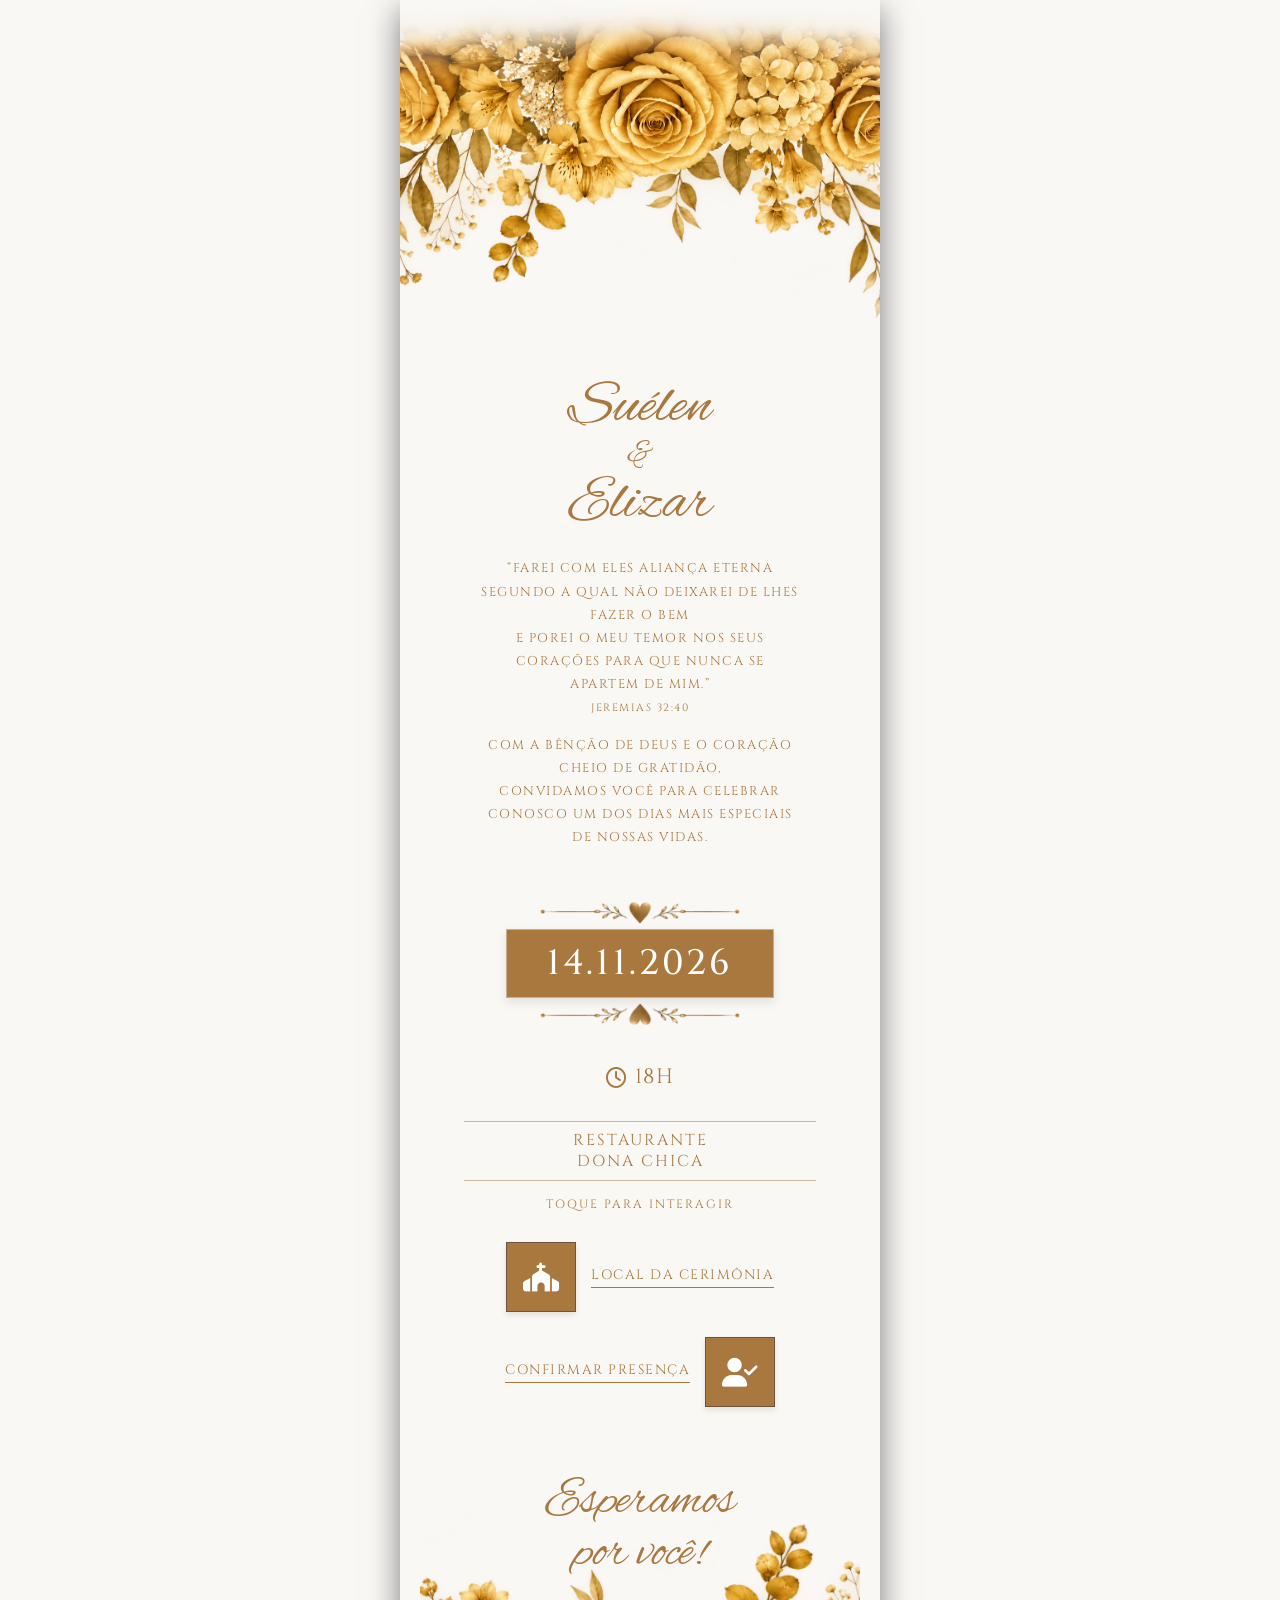
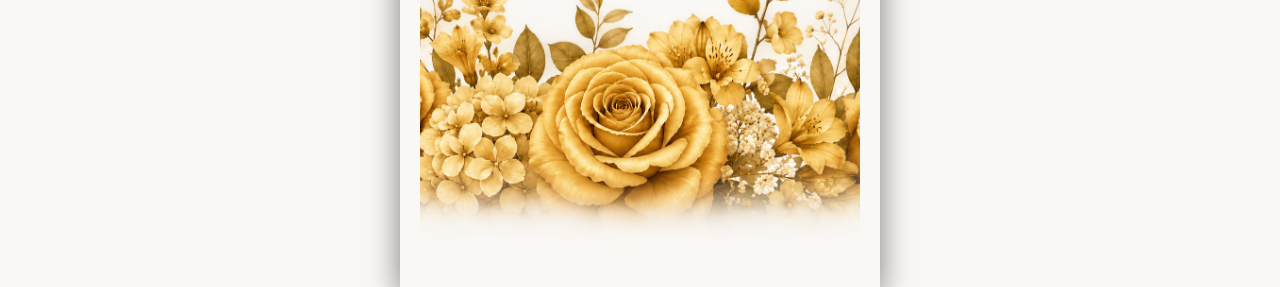
<file: index.html>
<!DOCTYPE html>
<html lang="pt-BR">
<head>
  <meta charset="UTF-8">
  <meta name="viewport" content="width=device-width, initial-scale=1.0">
  
  <title>Suelen e Elizar</title>
  
  <!-- Google Fonts -->
  <link rel="preconnect" href="https://fonts.googleapis.com">
  <link rel="preconnect" href="https://fonts.gstatic.com" crossorigin>
  <link href="https://fonts.googleapis.com/css2?family=Alex+Brush&family=Cinzel:wght@400;500;600&display=swap" rel="stylesheet">

  <!-- Ícones do App/Navegador -->
  <link href="imagens/icon.png" rel="shortcut icon"/>
  <link href="imagens/icon-192.png" rel="icon" sizes="192x192"/>
  <link href="imagens/icon-180.png" rel="apple-touch-icon" sizes="180x180"/>

  <!-- FontAwesome -->
  <link rel="stylesheet" href="https://cdnjs.cloudflare.com/ajax/libs/font-awesome/6.4.0/css/all.min.css">

  <!-- CSS Local -->
  <link rel="stylesheet" href="./style.css">
</head>
<body>
  
<div class="card-container">

  <!-- FOTO DO TOPO -->
  <div class="top-photo-wrapper">
    <img src="imagens/foto1.png" alt="Foto Casal Topo">
  </div>

  <!-- CONTEÚDO PRINCIPAL -->
  <div class="main-content">
    
    <!-- CONTAINER DOS NOMES -->
    <div class="names-container">
      <h1 class="couple-names">
        Suélen
        <span>&</span>
        Elizar
      </h1>
    </div>

    <!-- Versículo Bíblico -->
    <p class="invitation-text bible-quote">
      “Farei com eles aliança eterna segundo a qual não deixarei de lhes fazer o bem<br> 
      e porei o meu temor nos seus corações para que nunca se apartem de mim.”<br>
      <small>Jeremias 32:40</small>
    </p>

    <!-- Texto da Saudação -->
    <p class="invitation-text">
      Com a bênção de Deus e o coração cheio de gratidão, <br>
      convidamos você para celebrar conosco um dos dias mais especiais de nossas vidas.
    </p>

    <!-- SEÇÃO DA DATA COM DECORAÇÕES -->
    <div class="date-wrapper">
      <img src="imagens/arabesco-coracao-cima.png" alt="Decoração Topo" class="date-deco date-deco-top">

      <!-- DATA EM DESTAQUE -->
      <div class="date-badge">
        14.11.2026
      </div>

      <img src="imagens/arabesco-coracao-baixo.png" alt="Decoração Base" class="date-deco date-deco-bottom">
    </div>

    <!-- HORA -->
    <div class="time-text">
      <i class="far fa-clock"></i>
      <span>18H</span>
    </div>
    
    <!-- LOCAL -->
    <div class="location-info">
      <div class="divider-line"></div>
      <p class="location-text">Restaurante <br> Dona Chica</p>
      <div class="divider-line"></div>
    </div>

    <!-- INSTRUÇÃO -->
    <p class="touch-instruction">Toque para interagir</p>

    <!-- BOTÕES INTERATIVOS -->
    <div class="interactive-buttons">

      <!-- Botão 1: Local da Cerimônia (Igreja) -->
      <a href="https://maps.app.goo.gl/ac3XdioXf328VQWH7" rel="noopener noreferrer" class="btn-row">
        <div class="icon-square">
          <i class="fas fa-church"></i>
        </div>
        <span class="btn-label">Local da Cerimônia</span>
      </a>

      <!-- Botão 2: Confirmar Presença -->
      <a href="https://digitalconvite.github.io/suelen-e-elizar/lista-de-presentes.html" rel="noopener noreferrer" class="btn-row reverse">
        <div class="icon-square">
          <i class="fas fa-user-check"></i>
        </div>
        <span class="btn-label">Confirmar Presença</span>
      </a>

    </div>

    <!-- FOTO DA PARTE INFERIOR -->
    <div class="bottom-section">
      <div class="waiting-text">
        Esperamos<br>por você!
      </div>
      <div class="bottom-photo-wrapper">
        <img src="imagens/foto-final.png" alt="flores douradas">
      </div>
    </div>

  </div> <!-- Fecha main-content -->

</div> <!-- Fecha card-container -->

  <!-- MODAL RSVP -->
  <div id="rsvpModal" class="modal">
    <div class="modal-content">
      <h3>Confirmação de Presença</h3>
      <form id="rsvpForm">
        
        <div class="form-group">
          <label for="nome">Seu Nome Completo:</label>
          <input type="text" id="nome" placeholder="Digite seu nome completo" required>
        </div>
        
        <div class="form-group">
          <label for="presencaCelebracao">Celebração:</label>
          <select id="presencaCelebracao" required>
            <option value="Sim, estarei presente na Celebração">Sim, estarei presente na Celebração</option>
            <option value="Não poderei ir à Celebração">Não poderei ir à Celebração</option>
          </select>
        </div>

        <div class="form-group">
          <label for="presencaRecepcao">Recepção / Festa:</label>
          <select id="presencaRecepcao" required>
            <option value="Sim, estarei presente na Recepção">Sim, estarei presente na Recepção</option>
            <option value="Não poderei ir à Recepção">Não poderei ir à Recepção</option>
          </select>
        </div>

        <div class="form-group">
          <label for="acompanhantes">Quantidade de Acompanhantes:</label>
          <input type="number" id="acompanhantes" placeholder="0" min="0" value="0">
        </div>

        <button type="submit" class="modal-btn">Enviar via WhatsApp</button>
        <button type="button" class="modal-btn btn-cancel" id="closeRsvpBtn">Cancelar</button>
      </form>
    </div>
  </div>

  <!-- JavaScript Local -->
  <script src="./script.js"></script>

</body>
</html>
</file>
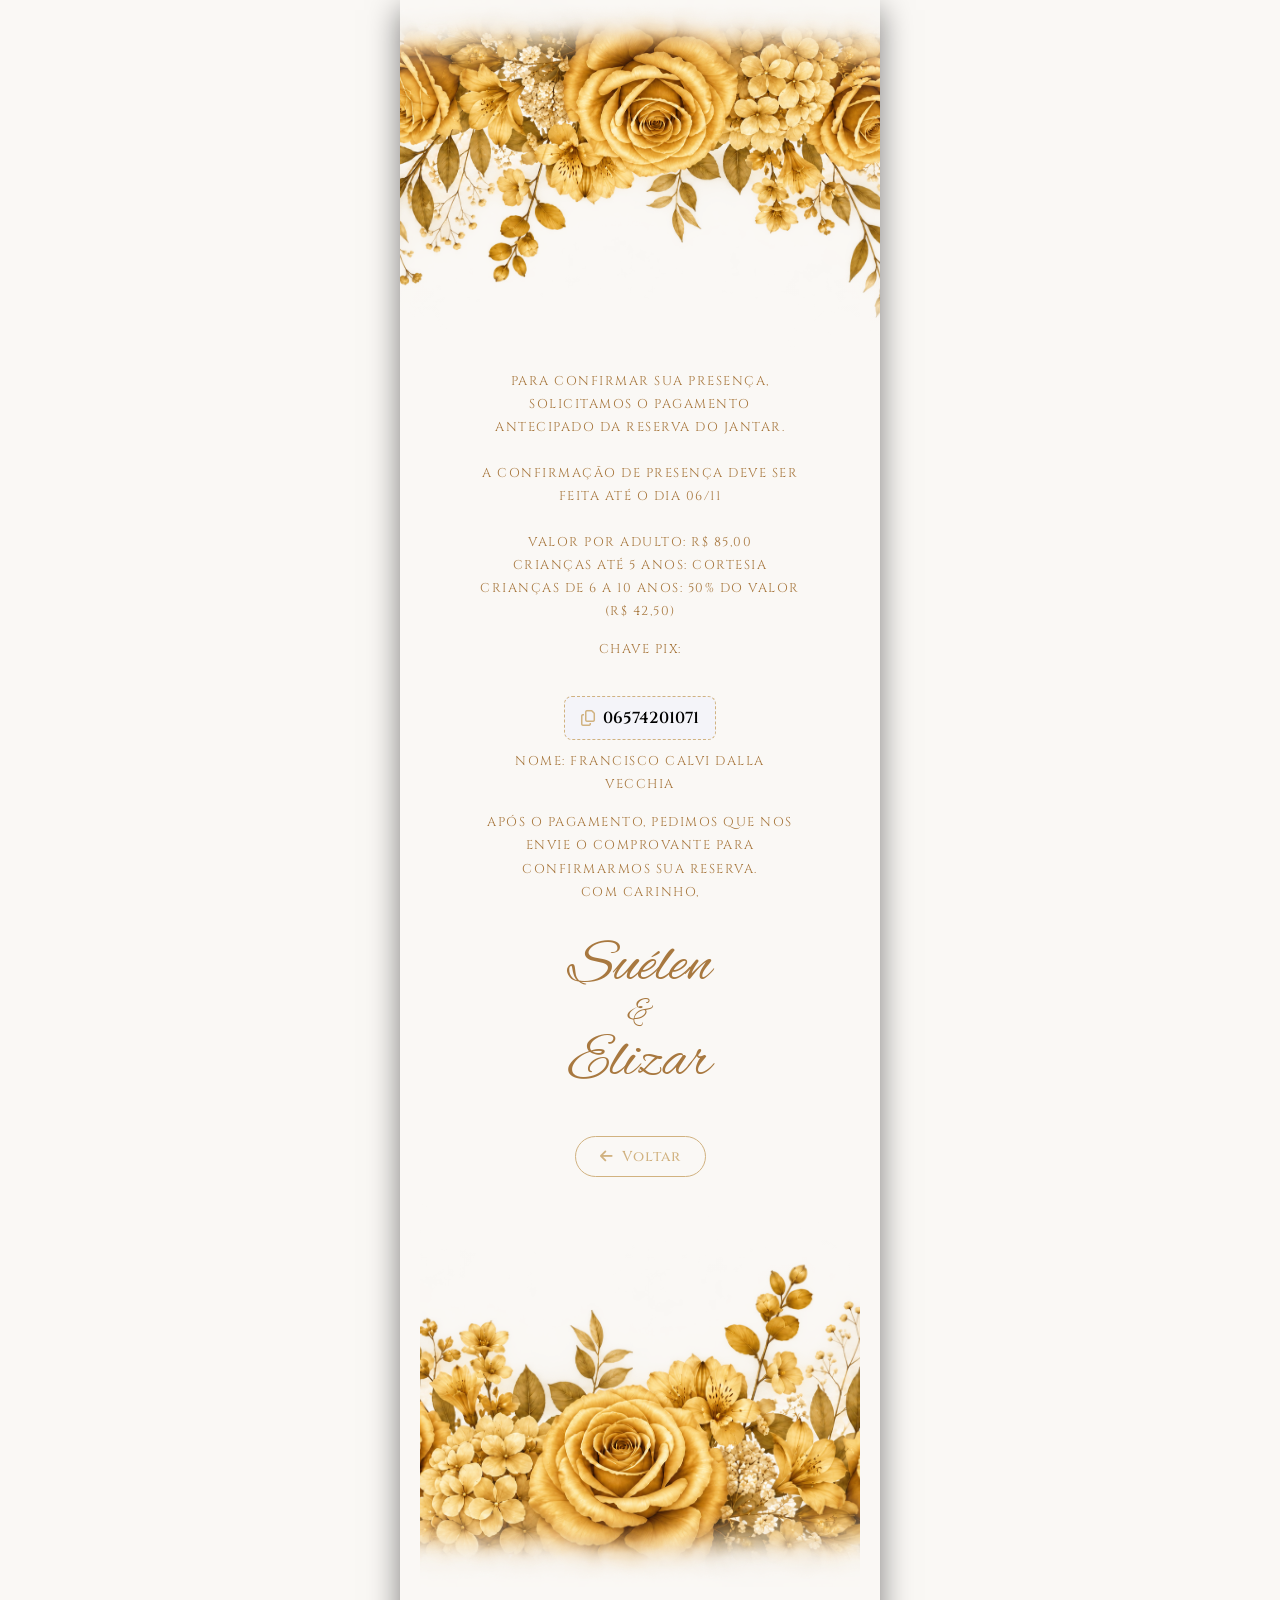
<file: lista-de-presentes.html>
<!DOCTYPE html>
<html lang="pt-BR">
<head>
  <meta charset="UTF-8">
  <meta name="viewport" content="width=device-width, initial-scale=1.0">
  <title>Suelen e Elizar</title>
  
  <!-- Google Fonts -->
  <link rel="preconnect" href="https://fonts.googleapis.com">
  <link rel="preconnect" href="https://fonts.gstatic.com" crossorigin>
  <link href="https://fonts.googleapis.com/css2?family=Alex+Brush&family=Cinzel:wght@400;500;600&display=swap" rel="stylesheet">
  
  <!-- FontAwesome -->
  <link rel="stylesheet" href="https://cdnjs.cloudflare.com/ajax/libs/font-awesome/6.4.0/css/all.min.css">

  <!-- CSS Local -->
  <link rel="stylesheet" href="./style.css">

  <style>
    /* Estilos para destacar e dar feedback visual na chave Pix */
    .pix-box {
      display: inline-flex;
      align-items: center;
      justify-content: center;
      gap: 8px;
      background-color: #f4f4f9;
      border: 1px dashed #d1b280; /* Tom dourado elegante */
      padding: 10px 16px;
      border-radius: 8px;
      cursor: pointer;
      font-weight: 600;
      transition: all 0.2s ease;
      user-select: all;
      margin: 10px 0;
    }

    .pix-box:hover, .pix-box:active {
      background-color: #eef2e6;
      transform: scale(1.02);
    }

    .pix-box i {
      color: #d1b280;
    }

    .copied-toast {
      display: none;
      font-size: 0.85em;
      color: #2e7d32;
      font-weight: bold;
      margin-top: 4px;
    }

    /* Estilo do Botão Voltar */
    .btn-voltar-container {
      text-align: center;
      margin: 20px 0 10px 0;
    }

    .btn-voltar {
      display: inline-flex;
      align-items: center;
      justify-content: center;
      gap: 8px;
      background-color: transparent;
      color: #d1b280;
      border: 1px solid #d1b280;
      padding: 10px 24px;
      border-radius: 25px;
      text-decoration: none;
      font-family: 'Cinzel', serif;
      font-size: 0.9em;
      font-weight: 500;
      letter-spacing: 1px;
      transition: all 0.3s ease;
      cursor: pointer;
    }

    .btn-voltar:hover {
      background-color: #d1b280;
      color: #ffffff;
      transform: translateY(-2px);
      box-shadow: 0 4px 10px rgba(209, 178, 128, 0.3);
    }
  </style>
</head>
<body>
<div class="card-container">

  <!-- FOTO DO TOPO -->
  <div class="top-photo-wrapper">
    <img src="imagens/foto1.png" alt="Flores Topo">
  </div>
  
  <!-- CONTEÚDO PRINCIPAL -->
  <div class="main-content">
      
      <p class="invitation-text">
        Para confirmar sua presença, solicitamos o pagamento antecipado da reserva do jantar.<br><br>
        A confirmação de presença deve ser feita até o dia 06/11<br><br>

Valor por adulto: R$ 85,00<br>
Crianças até 5 anos: cortesia<br>
Crianças de 6 a 10 anos: 50% do valor (R$ 42,50)<br>
      </p>

      <!-- ÁREA DA CHAVE PIX INTERATIVA -->
      <p class="invitation-text">
        CHAVE PIX:<br>
        <div class="pix-box" onclick="copyPix()" title="Clique para copiar">
          <i class="fa-regular fa-copy"></i>
          <span id="pixKey">06574201071</span>
        </div>
        <div id="toast" class="copied-toast">✓ Chave Pix copiada com sucesso!</div>
      </p>

      <p class="invitation-text">
        Nome: Francisco Calvi Dalla Vecchia
      </p>
        
      <p class="invitation-text">  
        Após o pagamento, pedimos que nos envie o comprovante para confirmarmos sua reserva.<br>
        Com carinho,
      </p>

      <!-- CONTAINER DOS NOMES COM A DECORAÇÃO -->
      <div class="names-container">
        <h1 class="couple-names">
          Suélen
          <span>&</span>
          Elizar
        </h1>
      </div> 

     <!-- BOTÃO VOLTAR -->
      <div class="btn-voltar-container">
        <a href="https://digitalconvite.github.io/suelen-e-elizar" class="btn-voltar">
          <i class="fa-solid fa-arrow-left"></i> Voltar
        </a>
      </div>

      <!-- FOTO DA PARTE INFERIOR -->
      <div class="bottom-section">
        <div class="bottom-photo-wrapper">
          <img src="imagens/foto-final.png" alt="flores douradas">
        </div>
      </div>

  </div>
</div>

<!-- SCRIPT DE CÓPIA DA CHAVE PIX -->
<script>
  function copyPix() {
    const pixText = document.getElementById("pixKey").innerText;
    
    // Copia para a área de transferência do usuário
    navigator.clipboard.writeText(pixText).then(() => {
      const toast = document.getElementById("toast");
      toast.style.display = "block";
      
      // Oculta a mensagem de "copiado" após 2.5 segundos
      setTimeout(() => {
        toast.style.display = "none";
      }, 2500);
    }).catch(err => {
      console.error("Erro ao copiar: ", err);
    });
  }
</script>

</body>
</html>
</file>
<file: style.css>
:root {
  --bg-color: #FAF8F5;
  --primary-color: #A8783F;
  --text-gold: #A8783F;
  --text-dark: #6E533F;
  --font-cursive: 'Alex Brush', cursive;
  --font-serif: 'Cinzel', serif;
}

* {
  box-sizing: border-box;
  margin: 0;
  padding: 0;
}

html, body {
  width: 100%;
  min-height: 100vh;
  background-color: #faf8f5;
  font-family: var(--font-serif);
  overflow-x: hidden;
  display: flex;
  justify-content: center;
  align-items: flex-start;
}

/* Container do Convite */
.card-container {
  width: 100%;
  max-width: 480px;
  background-color: var(--bg-color);
  position: relative;
  display: flex;
  flex-direction: column;
  align-items: center;
  text-align: center;
  box-shadow: 0 10px 30px rgba(0,0,0,0.5);
  min-height: 100vh;
}

/* Foto do Topo */
.top-photo-wrapper {
  width: 100%;
  height: 350px;
  position: relative;
  overflow: hidden;
}

.top-photo-wrapper img {
  width: 100%;
  height: 100%;
  object-fit: cover;
}

.top-photo-wrapper::after {
  content: '';
  position: absolute;
  bottom: 0;
  left: 0;
  width: 100%;
  height: 80px;
  background: linear-gradient(to bottom, rgba(250,248,245,0) 0%, var(--bg-color) 100%);
}

/* Conteúdo Central */
.main-content {
  padding: 20px 20px 40px;
  width: 100%;
  display: flex;
  flex-direction: column;
  align-items: center;
}

.names-container {
  position: relative;
  display: flex;
  justify-content: center;
  align-items: center;
  width: 100%; /* Ajustado para 100% para não espremer o título */
  margin: 5px 0 20px;
}

.left-decoration {
  position: absolute;
  left: -60%;
  top: -100px;
  width: 150px;
  height: auto;
  pointer-events: none;
}

.names-container .couple-names {
  margin: 0;
}

.couple-names {
  font-family: var(--font-cursive);
  font-size: 3.8rem;
  color: var(--primary-color);
  line-height: 1.1;
  margin: 10px 0 20px;
  font-weight: normal;
}

.couple-names span {
  display: block;
  font-size: 2.2rem;
  margin: -5px 0;
}

.invitation-text {
  font-size: 0.8rem;
  color: var(--text-gold);
  letter-spacing: 1.5px;
  line-height: 1.8;
  max-width: 320px;
  text-transform: uppercase;
  margin-bottom: 25px;
}

/* Espaço entre parágrafos de convite sequenciais */
.invitation-text + .invitation-text {
  margin-top: -10px;
}

.information-extra {
  font-size: 0.8rem;
  color: var(--text-gold);
  letter-spacing: 1.5px;
  line-height: 1.8;
  max-width: 320px;
  text-transform: uppercase;
  margin-bottom: 25px;
}

.location-info {
  width: 100%;
  margin-bottom: 15px;
}

.divider-line {
  width: 80%;
  height: 1px;
  background-color: var(--text-gold);
  opacity: 0.5;
  margin: 0 auto;
}

.location-text {
  font-size: 0.99rem;
  color: var(--text-gold);
  letter-spacing: 2px;
  padding: 8px 0;
  text-transform: uppercase;
}

/* Horário do Evento */
.time-text {
  display: flex;
  align-items: center;
  justify-content: center;
  gap: 6px;
  font-size: 1.3rem;
  color: var(--text-gold);
  letter-spacing: 1.5px;
  margin-bottom: 30px;
}

.time-text i,
.time-text span {
  color: var(--text-gold);
}

.date-wrapper {
  display: flex;
  flex-direction: column;
  align-items: center;
  justify-content: center;
  width: 100%;
  margin: 20px 0 30px;
}

.date-wrapper .date-badge {
  margin: 1px 0;
}

.date-badge {
  background-color: var(--primary-color);
  color: #FFFFFF;
  font-size: 2.2rem;
  font-weight: 500;
  padding: 10px 40px;
  letter-spacing: 3px;
  border: 1px solid rgba(255,255,255,0.4);
  box-shadow: 0 4px 10px rgba(0,0,0,0.1);
  position: relative;
}

.date-deco {
  width: 220px;
  height: auto;
  object-fit: contain;
  pointer-events: none;
}

.date-deco-top {
  margin-bottom: 2px;
}

.date-deco-bottom {
  margin-top: 2px;
}

.touch-instruction {
  font-size: 0.75rem;
  color: var(--text-gold);
  letter-spacing: 2px;
  text-transform: uppercase;
  margin-bottom: 30px;
}

.interactive-buttons {
  width: 100%;
  display: flex;
  flex-direction: column;
  gap: 25px;
  margin-bottom: 40px;
}

.btn-row {
  display: flex;
  align-items: center;
  justify-content: center;
  gap: 15px;
  text-decoration: none;
  cursor: pointer;
  transition: transform 0.2s ease;
}

.btn-row.reverse {
  flex-direction: row-reverse;
}

.btn-row:hover {
  transform: scale(1.03);
}

.icon-square {
  width: 70px;
  height: 70px;
  background-color: var(--primary-color);
  border: 1px solid var(--text-dark);
  display: flex;
  align-items: center;
  justify-content: center;
  color: #FFFFFF;
  font-size: 1.8rem;
  box-shadow: 0 3px 6px rgba(0,0,0,0.1);
}

.btn-label {
  font-size: 0.85rem;
  color: var(--text-gold);
  letter-spacing: 1.5px;
  text-transform: uppercase;
  position: relative;
  padding-bottom: 4px;
}

.btn-label::after {
  content: '';
  position: absolute;
  bottom: 0;
  left: 0;
  width: 100%;
  height: 1px;
  background-color: var(--text-gold);
}

/* Foto Rodapé */
.bottom-section {
  width: 100%;
  position: relative;
}

.bottom-photo-wrapper {
  width: 100%;
  height: 400px;
  position: relative;
}

.bottom-photo-wrapper img {
  width: 100%;
  height: 100%;
  object-fit: cover;
}

.bottom-photo-wrapper::before {
  content: '';
  position: absolute;
  top: 0;
  left: 0;
  width: 100%;
  height: 100px;
  background: linear-gradient(to top, rgba(250,248,245,0) 0%, var(--bg-color) 100%);
}

.waiting-text {
  position: absolute;
  top: 30px;
  left: 0;
  width: 100%;
  font-family: var(--font-cursive);
  font-size: 3.2rem;
  color: var(--primary-color);
  z-index: 2;
  text-shadow: 0 0 10px rgba(255,255,255,0.8);
  line-height: 1;
}

/* Modal RSVP */
.modal {
  display: none;
  position: fixed;
  top: 0;
  left: 0;
  width: 100%;
  height: 100vh;
  background: rgba(0, 0, 0, 0.7);
  z-index: 9999;
  justify-content: center;
  align-items: center;
  padding: 15px;
}

.modal-content {
  background: var(--bg-color);
  padding: 25px 20px;
  border-radius: 8px;
  width: 100%;
  max-width: 380px;
  max-height: 90vh;
  overflow-y: auto;
  text-align: center;
  box-shadow: 0 5px 20px rgba(0,0,0,0.4);
  border: 1px solid var(--primary-color);
  position: relative;
  z-index: 10000;
}

.modal-content h3 {
  color: var(--primary-color);
  font-family: var(--font-serif);
  margin-bottom: 15px;
  font-size: 1.3rem;
}

.modal-content .form-group {
  display: flex;
  flex-direction: column;
  text-align: left;
  margin-bottom: 12px;
  width: 100%;
}

.modal-content label {
  font-size: 0.8rem;
  color: var(--text-dark);
  margin-bottom: 4px;
  font-weight: bold;
  letter-spacing: 0.5px;
}

.modal-content input, 
.modal-content select {
  width: 100%;
  padding: 10px;
  border: 1px solid var(--text-gold);
  background: #FFFFFF;
  font-family: var(--font-serif);
  font-size: 0.9rem;
  border-radius: 4px;
  color: #333;
  outline: none;
  cursor: pointer;
}

.modal-content input[type="text"],
.modal-content input[type="number"] {
  cursor: text;
}

.modal-btn {
  background: var(--primary-color);
  color: #FFF;
  border: none;
  padding: 12px;
  margin-top: 10px;
  cursor: pointer;
  width: 100%;
  font-family: var(--font-serif);
  font-size: 0.9rem;
  border-radius: 4px;
  letter-spacing: 1px;
}

.modal-btn.btn-cancel {
  background: #888888;
  margin-top: 8px;
}

/* Adaptativo para Celulares */
@media screen and (max-width: 600px) {
  html, body {
    background-color: var(--bg-color);
  }

  .card-container {
    max-width: 100%;
    box-shadow: none;
  }

  .top-photo-wrapper,
  .bottom-photo-wrapper {
    height: 50vh;
  }
}

/* Container de Música */
.music-wrapper {
  position: absolute;
  right: -80px;
  top: -75px;
  display: flex;
  flex-direction: column;
  align-items: center;
  z-index: 10;
}

.music-toggle-btn {
  width: 38px;
  height: 38px;
  border-radius: 50%;
  background-color: var(--primary-color);
  color: #ffffff;
  border: 1px solid rgba(255, 255, 255, 0.5);
  box-shadow: 0 3px 8px rgba(0, 0, 0, 0.2);
  cursor: pointer;
  display: flex;
  align-items: center;
  justify-content: center;
  font-size: 0.9rem;
  transition: transform 0.2s ease, background-color 0.2s ease;
}

.music-toggle-btn:hover {
  transform: scale(1.1);
}

.music-toggle-btn.playing {
  animation: pulse 2s infinite;
}

.music-label {
  font-size: 0.65rem;
  color: var(--text-gold);
  letter-spacing: 0.8px;
  text-transform: uppercase;
  margin-top: 4px;
  white-space: nowrap;
  font-family: var(--font-serif);
}

@keyframes pulse {
  0% { box-shadow: 0 0 0 0 rgba(168, 120, 63, 0.7); }
  70% { box-shadow: 0 0 0 10px rgba(168, 120, 63, 0); }
  100% { box-shadow: 0 0 0 0 rgba(168, 120, 63, 0); }
}
</file>
